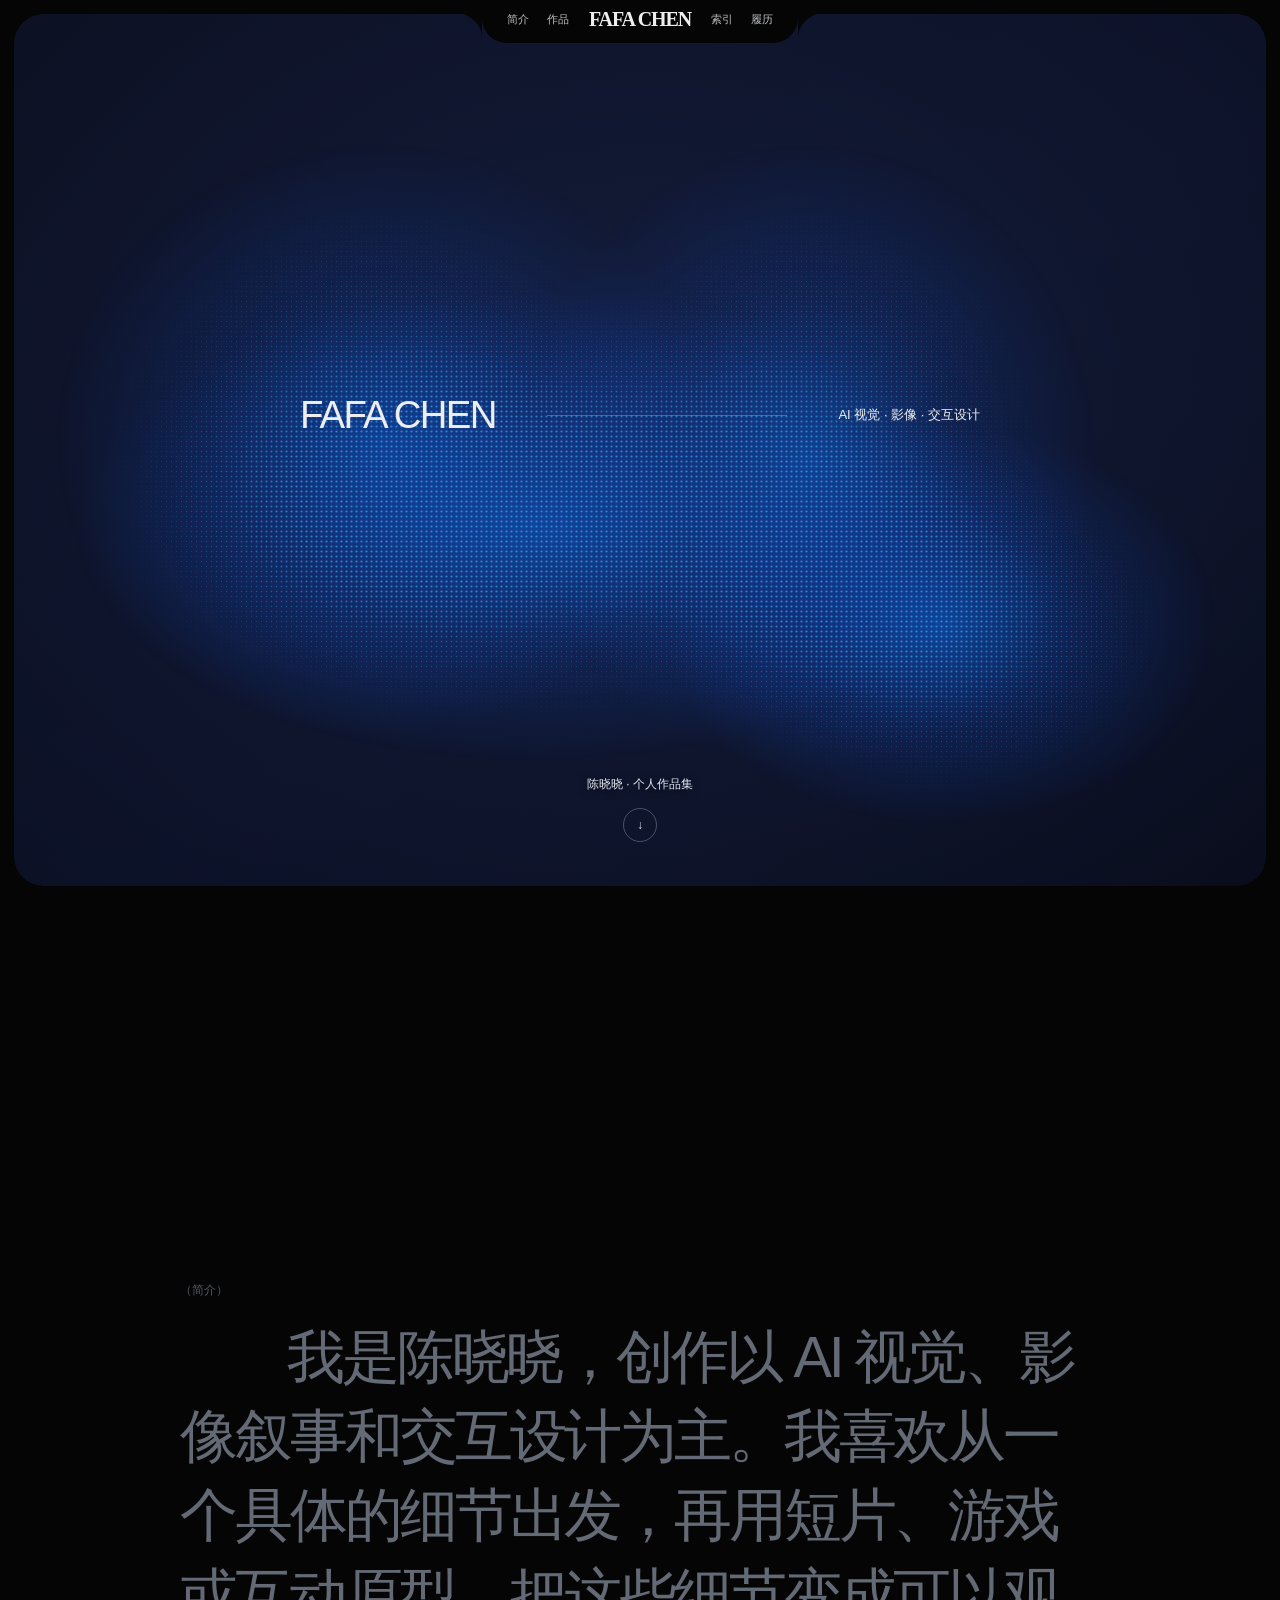
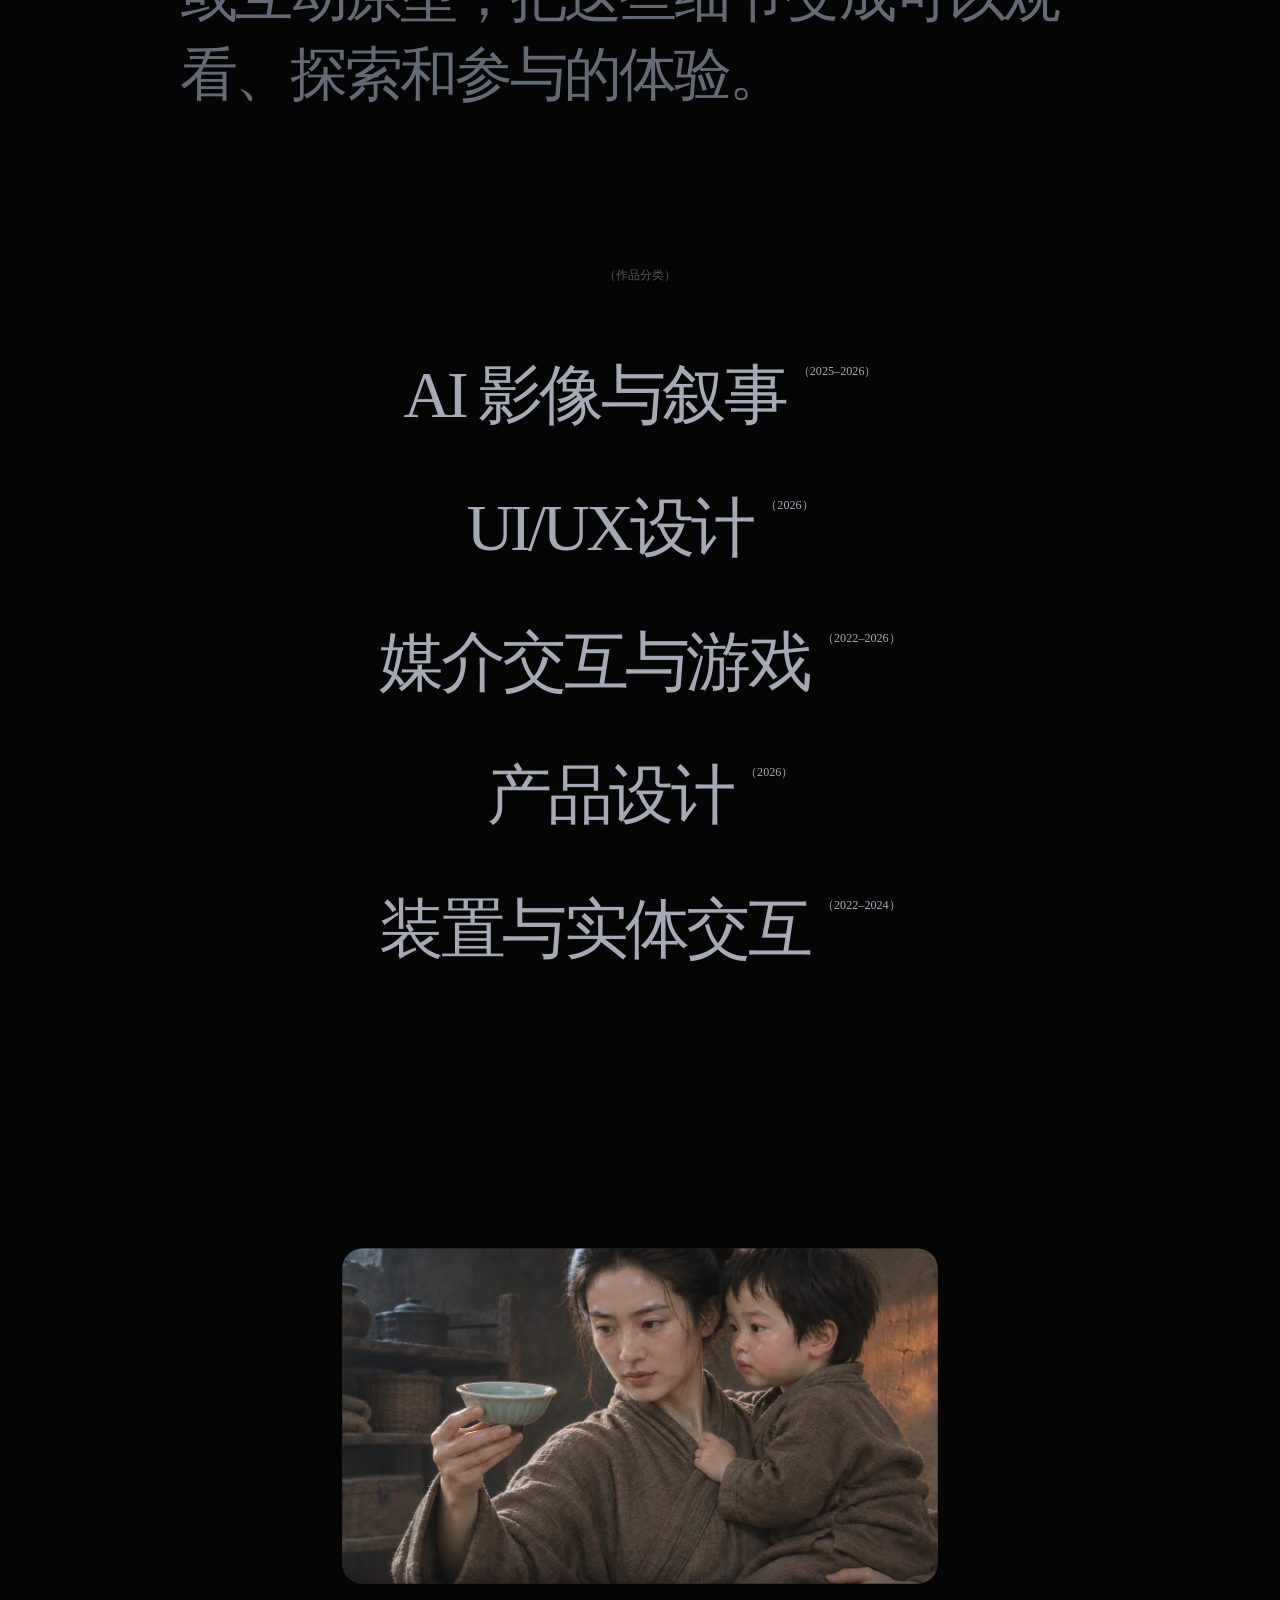
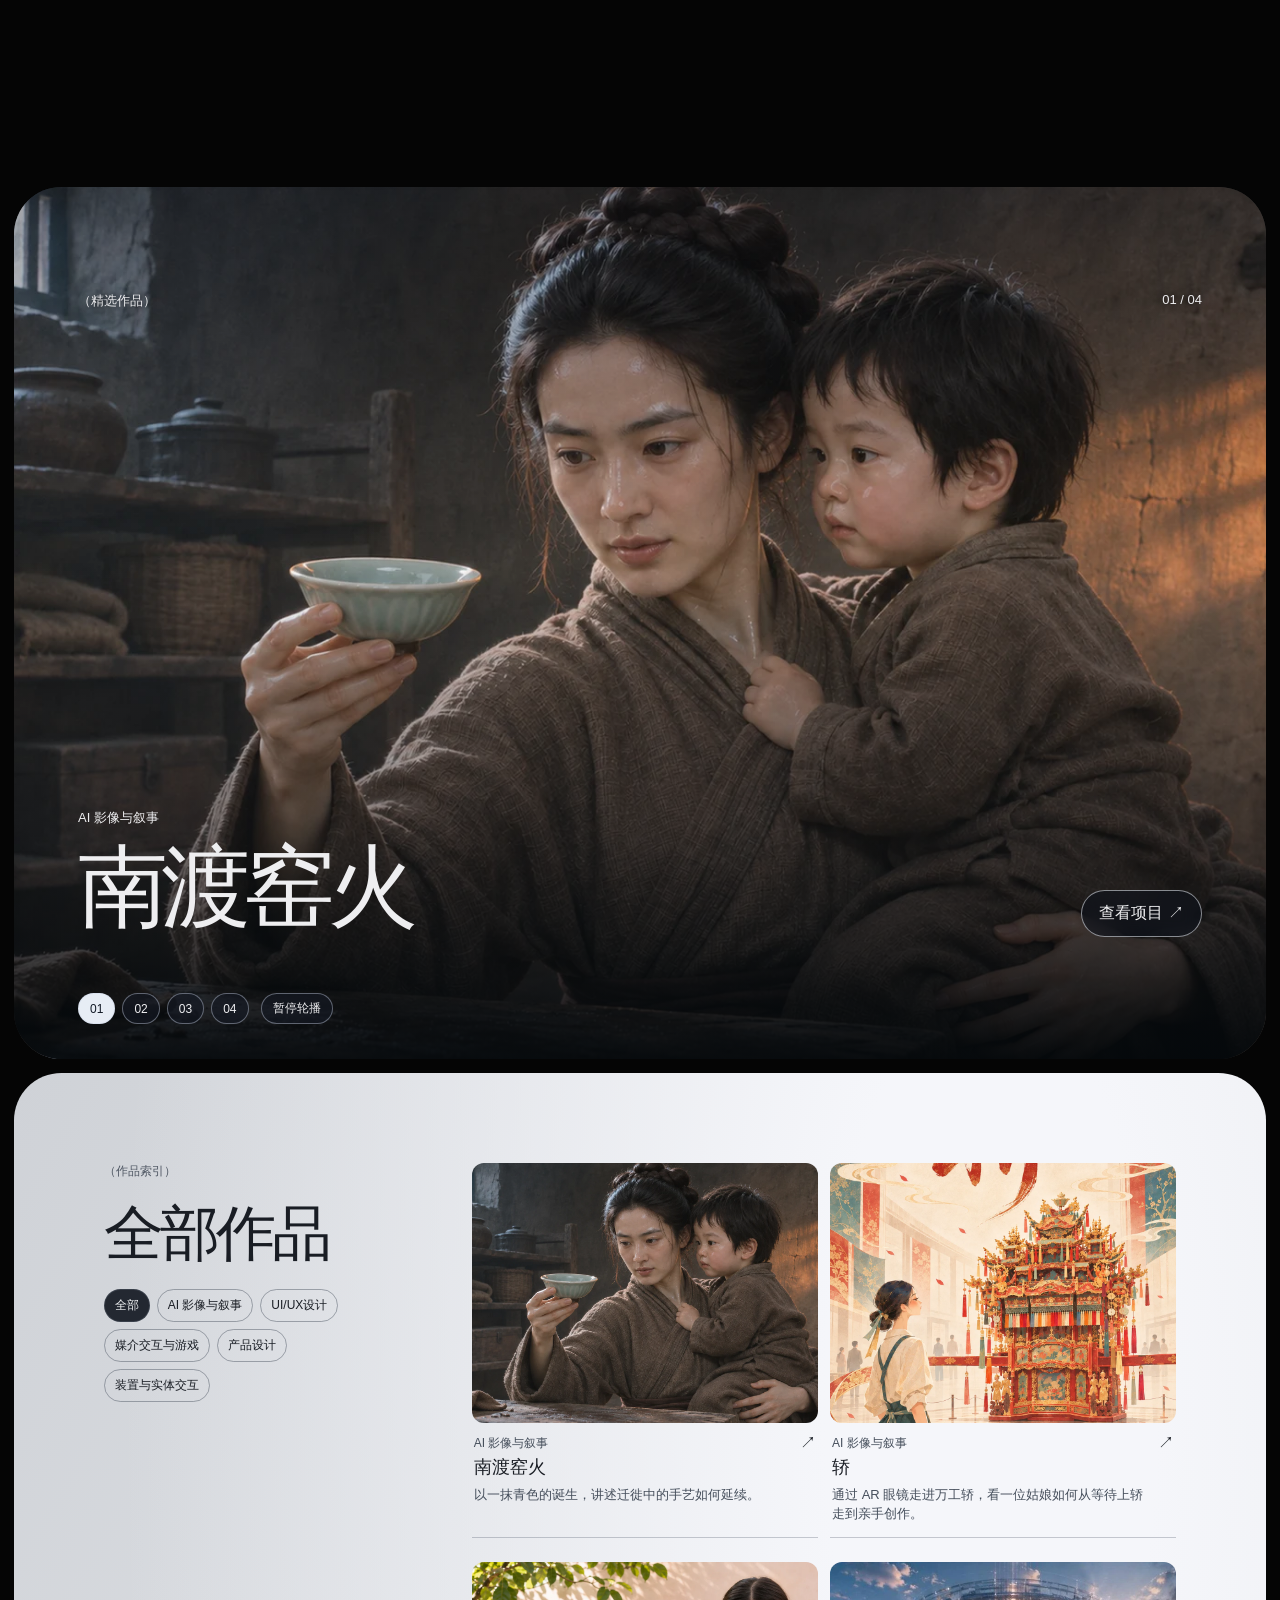
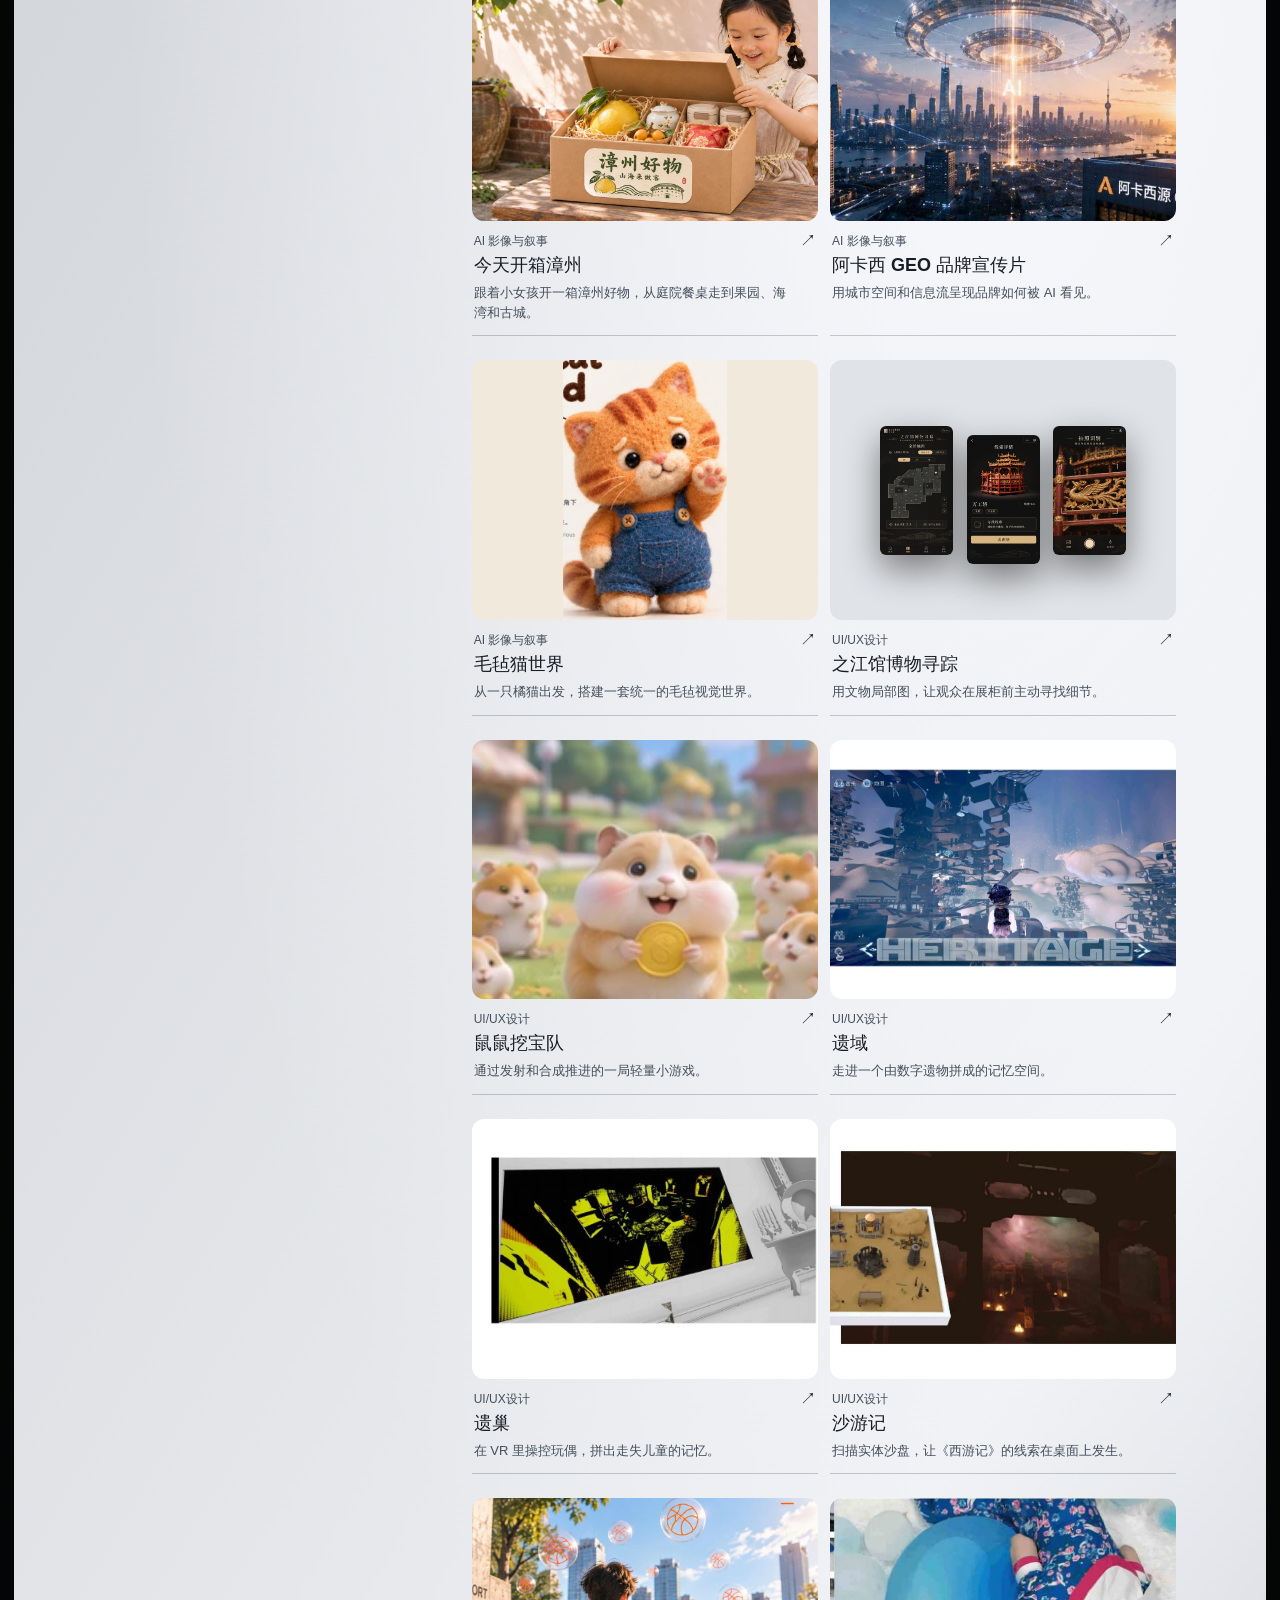
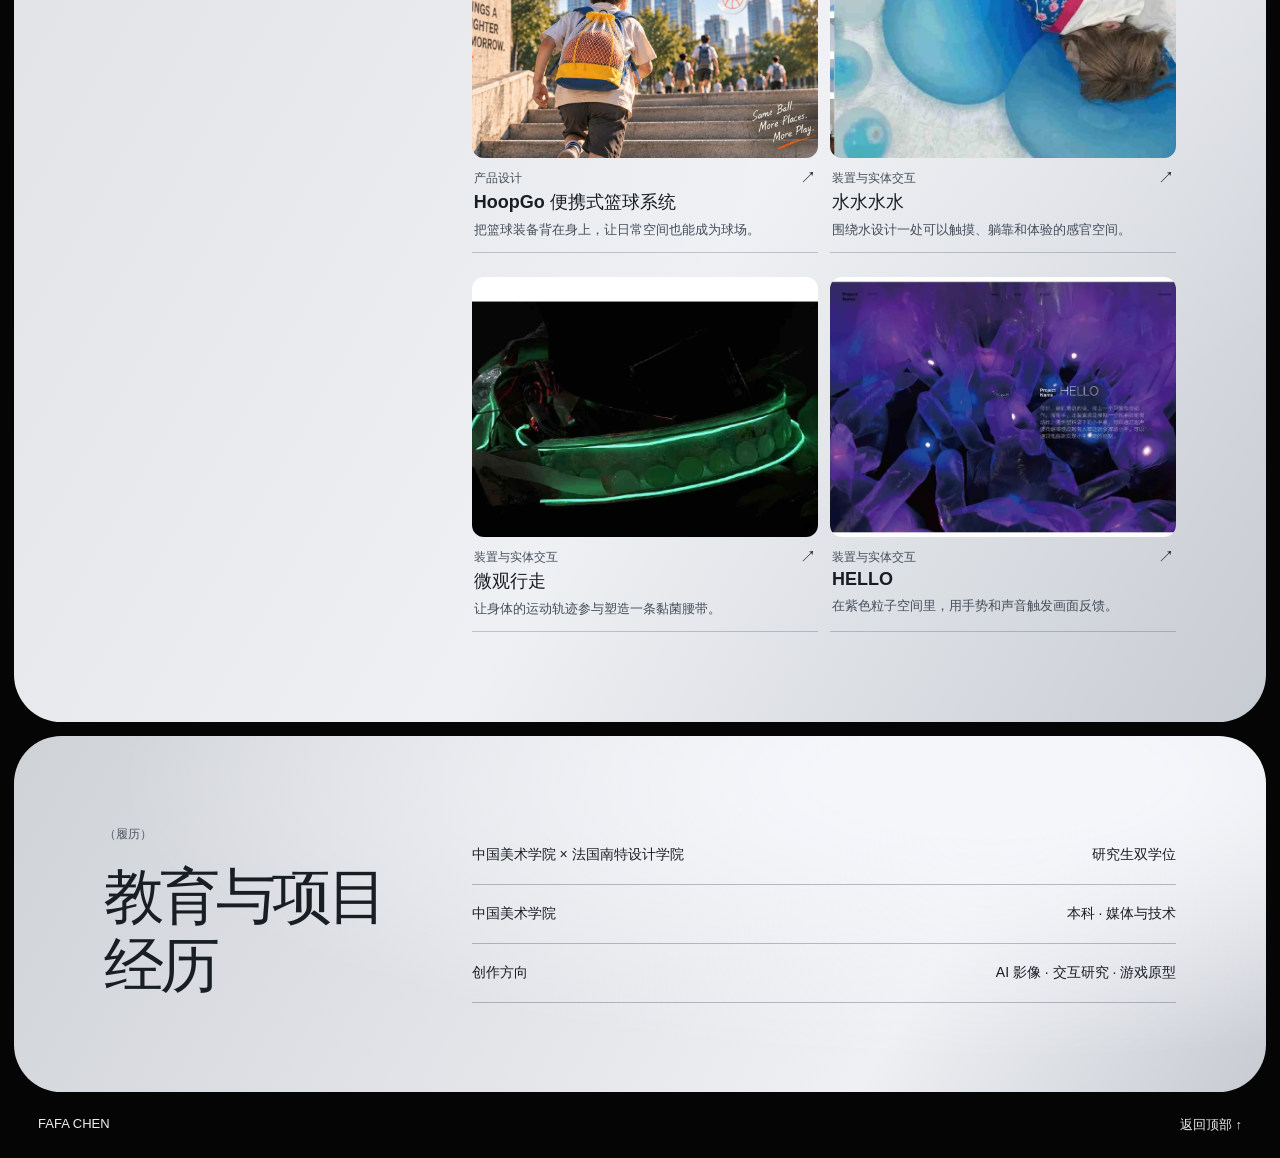
<file: index.html>
<!doctype html>
<html lang="zh-CN">
<head>
<meta charset="utf-8"><meta name="viewport" content="width=device-width, initial-scale=1">
<title>FAFA CHEN — 作品集</title><meta name="description" content="陈晓晓的中文设计作品集，包含 AI 视觉、影像创作与交互设计。">
<link rel="stylesheet" href="site.css">
</head>
<body id="top">
<div class="frame" aria-hidden="true"></div>
<header class="mast">
 <nav aria-label="主导航"><a href="#about">简介</a><a href="#categories">作品</a></nav>
 <a class="wordmark" href="#top" aria-label="FAFA CHEN，返回首页">FAFA CHEN</a>
 <nav aria-label="履历与项目索引"><a href="#index">索引</a><a href="#experience">履历</a></nav>
</header>
<main>
<div class="opening">
 <section class="hero" aria-labelledby="hero-title">
  <canvas class="hero-particles" aria-hidden="true"></canvas>
  <div class="hero-center"><h1 id="hero-title">FAFA CHEN</h1><i aria-hidden="true"></i><p>AI 视觉 · 影像 · 交互设计</p></div>
  <div class="hero-bottom"><p>陈晓晓 · 个人作品集</p><a href="#about" aria-label="向下浏览">↓</a></div>
 </section>
 <div class="editorial sheet">
 <section class="intro" id="about">
  <div class="intro-inner"><span class="label">（简介）</span><h2 class="read">我是陈晓晓，创作以 AI 视觉、影像叙事和交互设计为主。我喜欢从一个具体的细节出发，再用短片、游戏或互动原型，把这些细节变成可以观看、探索和参与的体验。</h2>
  </div>
 </section>
 <section class="categories" id="categories" aria-labelledby="category-title">
  <h2 class="label" id="category-title">（作品分类）</h2>
  <ul class="category-list">
   <li><a href="?category=film#index" data-category="film"><span>AI 影像与叙事</span><small>（2025–2026）</small></a></li>
   <li><a href="?category=ux#index" data-category="ux"><span>UI/UX设计</span><small>（2026）</small></a></li>
   <li><a href="?category=interactive#index" data-category="interactive"><span>媒介交互与游戏</span><small>（2022–2026）</small></a></li>
   <li><a href="?category=product#index" data-category="product"><span>产品设计</span><small>（2026）</small></a></li>
   <li><a href="?category=installation#index" data-category="installation"><span>装置与实体交互</span><small>（2022–2024）</small></a></li>
  </ul>
 </section>
 <div class="work-entry">
  <a href="#work" class="work-preview" aria-label="进入精选作品">
   <img src="assets/film.webp" alt="" loading="lazy">
   <span>精选作品 <span aria-hidden="true">↘</span></span>
  </a>
 </div>
 </div>
</div>
<section class="feature" id="work" aria-label="精选作品">
 <div class="feature-pin">
  <div class="feature-media"></div><div class="shade"></div>
  <div class="feature-top"><span>（精选作品）</span><span class="count"></span></div>
  <div class="feature-bottom"><div><p class="feature-category"></p><h2 class="feature-title" id="feature-current"></h2></div><a class="feature-link" href="project.html?id=film">查看项目 <span aria-hidden="true">↗</span></a></div>
  <div class="feature-steps" aria-label="切换精选作品"></div>
 </div>
</section>
<section class="sheet catalogue" id="index">
 <div class="catalogue-heading"><span class="label">（作品索引）</span><h2>全部作品</h2><div class="filters" role="group" aria-label="筛选作品"></div></div>
 <div class="grid" aria-live="polite"></div>
</section>
<section class="sheet experience" id="experience"><div class="experience-heading"><span class="label">（履历）</span><h2>教育与项目经历</h2></div>
 <ul><li><span>中国美术学院 × 法国南特设计学院</span><span>研究生双学位</span></li><li><span>中国美术学院</span><span>本科 · 媒体与技术</span></li><li><span>创作方向</span><span>AI 影像 · 交互研究 · 游戏原型</span></li></ul>
</section>
</main>
<footer><span>FAFA CHEN</span><a href="#top">返回顶部 ↑</a></footer>
<script src="projects-data.js"></script>
<script src="portfolio-shared.js"></script>
<script src="portfolio-home.js"></script>
<script src="hero-particles.js"></script>
</body>
</html>
</file>
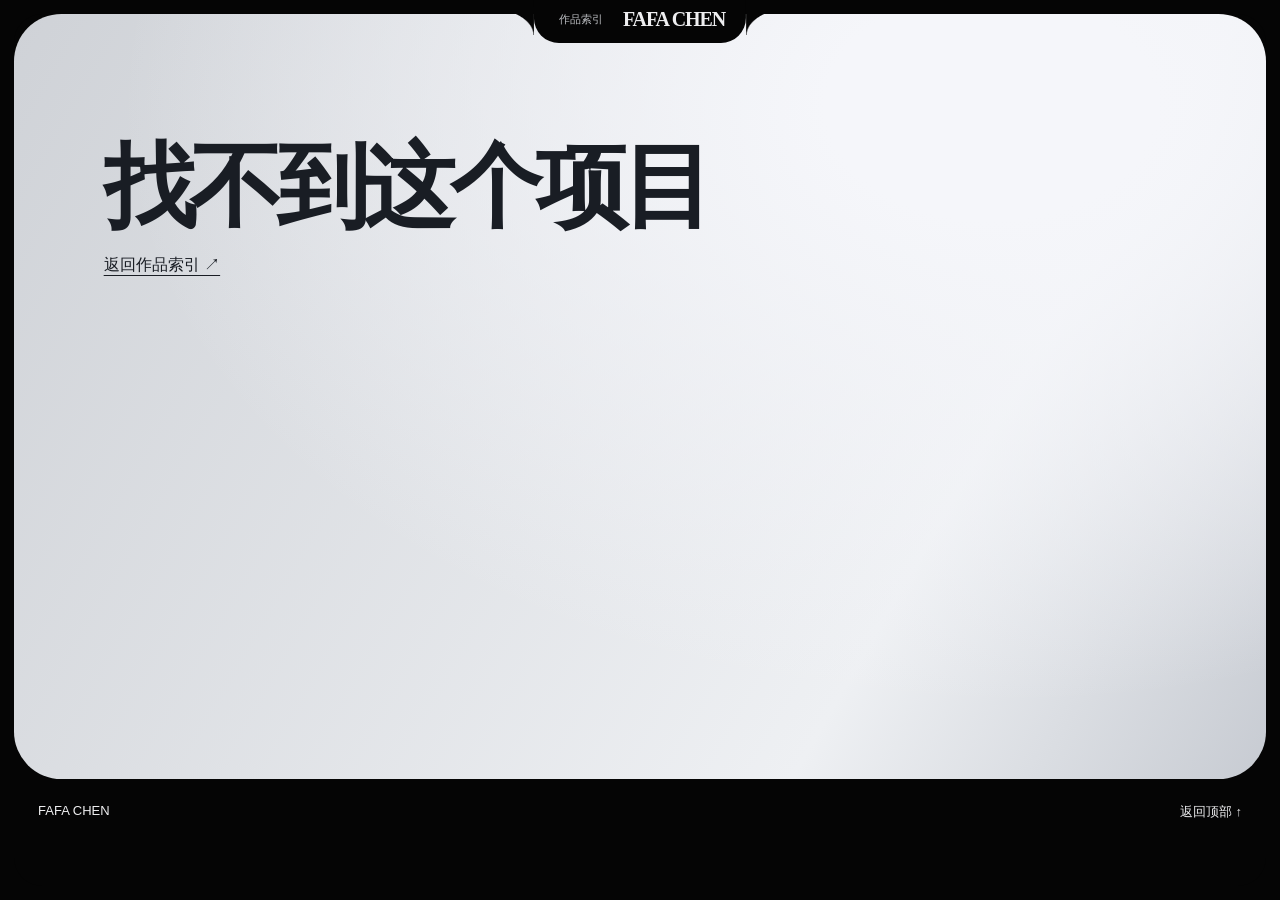
<file: project.html>
<!doctype html>
<html lang="zh-CN">
<head>
<meta charset="utf-8"><meta name="viewport" content="width=device-width, initial-scale=1">
<title>作品详情 — FAFA CHEN</title>
<link rel="stylesheet" href="site.css">
</head>
<body class="project-page" id="top">
<div class="frame" aria-hidden="true"></div>
<header class="mast">
 <nav aria-label="项目导航"><a class="back-index" href="index.html#index">作品索引</a></nav>
 <a class="wordmark" href="index.html">FAFA CHEN</a>
</header>
<main class="case sheet" id="case"></main>
<footer><span>FAFA CHEN</span><a href="#top">返回顶部 ↑</a></footer>
<script src="projects-data.js"></script>
<script src="portfolio-shared.js"></script>
<script src="portfolio-case.js"></script>
</body>
</html>
</file>
<file: site.css>
:root {
  --edge: clamp(7px, 1.1vw, 16px);
  --radius: clamp(19px, 3.7vw, 51px);
  --paper: #eceef1;
  --dark: #08090c;
  font-family: "Geist", "PingFang SC", "Microsoft YaHei", Arial, sans-serif;
  background: #050505;
  color: #eeeef0;
}
* { box-sizing: border-box; }
html { scroll-behavior: smooth; }
body, h1, h2, h3, p, figure { margin: 0; }
body { padding-inline: var(--edge); }
a, button { color: inherit; }
a { text-decoration: none; }
button { font: inherit; cursor: pointer; }
a:focus-visible, button:focus-visible { outline: 2px solid #76b7e2; outline-offset: 4px; }
img { display: block; width: 100%; object-fit: cover; }
.frame { position: fixed; inset: 0; pointer-events: none; border: var(--edge) solid #050505; z-index: 8; }
.frame::after { content: ""; position: absolute; inset: 0; border-radius: clamp(16px,2.2vw,32px); box-shadow: 0 0 0 36px #050505; }
.mast { position: fixed; top: 0; left: 50%; z-index: 9; transform: translateX(-50%); display: flex; align-items: center; justify-content: center; gap: 16px; border-radius: 0 0 25px 25px; padding: 8px 21px 12px; background: #050505; white-space: nowrap; }
.mast::before, .mast::after {
  content: "";
  position: absolute;
  top: 7px;
  width: clamp(18px, 4vw, 52px);
  height: 28px;
  background: radial-gradient(ellipse at bottom left, transparent 69%, #050505 71%);
  pointer-events: none;
}
.mast::before { right: 100%; }
.mast::after { left: 100%; transform: scaleX(-1); }
.mast nav { display: flex; gap: 10px; font-size: 11px; color: #bfc1c5; }
.mast nav a { padding: 4px; }
.mast nav a:hover { color: white; }
.wordmark { font: 600 20px/1.05 Georgia, serif; letter-spacing: -.055em; }
.opening { position: relative; }
.hero { position: sticky; top: var(--edge); height: calc(100svh - 2 * var(--edge)); margin-top: var(--edge); border-radius: 30px; overflow: hidden; isolation: isolate; background: #0b101c; }
.hero::before { content: ""; position: absolute; z-index: -1; inset: -25%; transform: translateY(var(--lift,0)); background: radial-gradient(ellipse at 50% 46%,#141c39,transparent 68%),linear-gradient(145deg,#0b0e1d,#0b1126 53%,#080a17); }
.hero-center { position: absolute; left: 50%; top: 46%; transform: translate(-50%,-50%); width: min(680px,88%); display: grid; grid-template-columns: auto 1fr auto; align-items: center; gap: clamp(12px,4vw,52px); }
.hero-center h1 { font-size: clamp(21px,3vw,40px); font-weight: 500; letter-spacing: -.045em; }
.hero-center i { height: 1px; background: #dae4f146; }
.hero-center p { font-size: 13px; }
.hero-bottom { position: absolute; bottom: 5%; left: 0; width: 100%; text-align: center; font-size: 12px; color: #e1e7ec; }
.hero-bottom a { display: inline-grid; place-items: center; border-radius: 50%; border: 1px solid #eaf4ff46; width: 34px; height: 34px; margin-top: 15px; transition: background .25s; }
.hero-bottom a:hover { background: #dfeaff30; }
.sheet { position: relative; border-radius: var(--radius); background: radial-gradient(ellipse at 78% 12%,#f5f6fa 12%,transparent 63%),linear-gradient(120deg,#cfd2d7,#eef0f3 72%,#c7cbd2); color: #191d24; }
.editorial { margin-top: 25svh; background: radial-gradient(ellipse at 72% 36%, #f5f6fa 12%, transparent 68%), linear-gradient(28deg, #d0d2d6 12%, #eef0f4 53%, #d2d4d9 96%); background-attachment: fixed; overflow: clip; }
.intro { min-height: 79svh; display: grid; align-items: center; padding: clamp(68px,12vw,154px) clamp(22px,13vw,180px) clamp(48px,8vw,90px); }
.intro .read { text-indent: 1.85em; }
.intro-inner { width: min(100%,1100px); margin-inline: auto; }
.label { display: block; font-size: 12px; color: #505864; margin-bottom: 19px; }
.read { font-weight: 530; font-size: clamp(28px,4.5vw,65px); letter-spacing: -.055em; line-height: 1.38; overflow-wrap: anywhere; }
.read span { color: #636a75; }
.read .inked { color: #191d24; }
.feature { position: relative; padding-top: 0; margin-top: var(--edge); }
.feature-pin { position: sticky; top: var(--edge); height: calc(100svh - 2 * var(--edge)); z-index: 1; isolation: isolate; border-radius: var(--radius); overflow: hidden; background: #13171e; }
.feature-media, .feature-image, .shade { position: absolute; inset: 0; }
.feature-media { z-index: -2; }
.feature-image { opacity: 0; transform: scale(1.045); transition: opacity .62s ease, transform .95s ease; }
.feature-image.visible { opacity: 1; transform: scale(1); }
.feature-image > img { height: 100%; }
.feature-image.cat { background: #313039; }
.feature-image.cat img { object-fit: contain; padding: 4vh 0; background: radial-gradient(ellipse at center,#9b7659,#25212a 75%); }
.feature-image.film img { object-position: center 57%; }
.feature-image.micro img { object-position: center; }
.shade { z-index: -1; background: linear-gradient(0deg,#04080bf5 0%,#080b1066 26%,transparent 58%,#080a1255); }
.feature-top,.feature-bottom,.feature-steps { position: absolute; inset-inline: clamp(16px,5vw,74px); display: flex; justify-content: space-between; }
.feature-top { top: 12%; font-size: 13px; text-shadow: 0 1px 8px #000; }
.feature-bottom { bottom: 14%; align-items: end; gap: 12px; }
.feature-category { margin-bottom: 10px; font-size: 13px; }
.feature-title { font-size: clamp(31px,7vw,98px); letter-spacing: -.075em; font-weight: 570; line-height: 1.12; }
.feature-link { flex: none; border: 1px solid #eef3f989; border-radius: 50px; padding: 12px 17px; background: #0b111d81; backdrop-filter: blur(9px); }
.feature-link:hover { background: #263951; }
.feature-steps { bottom: 4%; justify-content: start; gap: 7px; }
.feature-steps button { background: #151924a8; border: 1px solid #c8d1e56b; border-radius: 50px; padding: 6px 11px; font-size: 12px; }
.feature-steps button[aria-pressed="true"] { background: #e7edf5; color: #111925; }
.museum { display: flex; align-items: center; justify-content: center; gap: 4%; background: radial-gradient(ellipse at 60% 30%,#6a513e,#1a1617 76%); }
.museum img { width: 21%; max-height: 78%; object-fit: contain; border-radius: 6px; box-shadow: 0 14px 35px #0007; }
.museum img:nth-child(2) { transform: translateY(7%); }
.catalogue, .experience { margin-top: var(--edge); padding: clamp(32px,7vw,98px); display: grid; grid-template-columns: minmax(150px, .62fr) minmax(0,1.5fr); align-items: start; gap: clamp(24px,6vw,96px); }
.catalogue-heading, .experience-heading { position: sticky; top: max(76px,12vh); }
.catalogue h2,.experience h2 { font-weight: 550; letter-spacing: -.065em; line-height: 1.15; font-size: clamp(32px,4.7vw,69px); }
.filters { display: flex; flex-wrap: wrap; gap: 7px; margin-top: 21px; }
.filter { background: transparent; border: 1px solid #5058647a; border-radius: 30px; padding: 7px 10px; font-size: 12px; }
.filter[aria-pressed="true"], .filter:hover { color: #f2f4f5; background: #232831; }
.grid { display: grid; grid-template-columns: repeat(2,minmax(0,1fr)); gap: 24px 12px; }
.card { min-width: 0; border: 0; border-bottom: 1px solid #242f463d; padding: 0; background: transparent; text-align: left; }
.card-cover { overflow: hidden; border-radius: 12px; aspect-ratio: 4/3; background: #e0e3e7; }
.card-cover:not(.museum) img { height: 100%; transition: transform .4s; }
.card:hover img { transform: scale(1.05); }
.card-cover.cat img { object-fit: contain; background: #f2e9dd; }
.meta { display: flex; justify-content: space-between; gap: 10px; padding: 10px 2px 13px; }
.meta h3 { font-size: 18px; font-weight: 550; }
.meta small { color: #454e5b; font-size: 12px; }
.experience ul { list-style: none; padding: 0; margin: 0; }
.experience li { display: flex; justify-content: space-between; gap: 20px; padding: 20px 0; border-bottom: 1px solid #363f5352; font-size: 14px; }
footer { display: flex; justify-content: space-between; padding: 24px; font-size: 13px; }
.preview-note { color: #505864; font-size: 12px; }
@media(max-width:680px) {
 .mast { padding-inline: 12px; gap: 7px; }
 .mast nav { gap: 3px; }
 .wordmark { font-size: 16px; }
 .hero-center { grid-template-columns: 1fr; text-align: center; gap: 9px; }
 .hero-center i { width: 86px; margin: 4px auto; }
 .hero-center h1 { font-size: 32px; }
 .editorial { margin-top: 14svh; background-attachment: scroll; }
 .intro { min-height: 65svh; }
 .feature-title { letter-spacing: -.045em; }
 .feature-link { font-size: 12px; padding: 9px 10px; }
 .catalogue,.experience { grid-template-columns: 1fr; }
 .catalogue-heading,.experience-heading { position: static; }
 .grid { grid-template-columns: 1fr; }
 .experience li { gap: 9px; font-size: 12px; }
 .museum img { width: 26%; }
}
@media(prefers-reduced-motion:reduce) {
 *, *::before, *::after { scroll-behavior: auto!important; transition: none!important; }
}

/* The intro, category list and work preview share one continuous sheet. */
.categories {
  padding: clamp(20px, 5svh, 56px) 14px 0;
  text-align: center;
}
.categories h2 { font-weight: 400; margin-bottom: clamp(20px, 5svh, 48px); }
.category-list {
  list-style: none;
  margin: 0 auto;
  padding: 0;
  max-width: 1200px;
}
.category-list a {
  display: flex;
  width: fit-content;
  max-width: 100%;
  margin-inline: auto;
  justify-content: center;
  align-items: flex-start;
  gap: clamp(2px, 1vw, 15px);
  padding: clamp(13px, 3.35svh, 36px) 0;
  color: #27282a;
  color: color-mix(in srgb, #27282a var(--ink, 100%), #a5aab6);
  font-family: "Noto Serif CJK SC", "Songti SC", "STSong", Georgia, serif;
  font-size: clamp(26px, 5.1vw, 82px);
  line-height: 1.12;
  letter-spacing: -.055em;
}
.category-list small {
  font-size: clamp(10px, .95vw, 14px);
  letter-spacing: 0;
  margin-top: .53em;
  flex: none;
}
.category-list a:hover, .category-list a:focus-visible { color: #24262b; }
.work-entry { display: grid; place-items: center; padding: clamp(115px, 24svh, 255px) 0 clamp(88px, 17svh, 170px); }
.work-preview {
  position: relative;
  width: min(58%, 900px);
  aspect-ratio: 16/9;
  display: block;
  border-radius: 20px;
  overflow: hidden;
  clip-path: inset(var(--crop, 0%) round 20px);
  background: #252930;
  color: #fff;
}
.work-preview img { height: 100%; transform: scale(var(--image-scale, 1)); }
.work-preview > span {
  position: absolute;
  inset: auto 0 0;
  display: flex;
  justify-content: space-between;
  padding: 24px 20px 15px;
  background: linear-gradient(transparent, #090b13b8);
  font-size: 13px;
}
.work-preview:hover > span { text-decoration: underline; text-underline-offset: 4px; }
#categories, #index { scroll-margin-top: max(48px, 6svh); }
@media(max-width: 680px) {
  .category-list a { font-size: clamp(20px, 6.4vw, 42px); }
  .work-preview { width: 88%; }
}

.feature-steps button[hidden] { display: none; }
.feature-steps button:last-child { margin-inline-start: 5px; }
.card .meta h3 { margin-block: 3px 6px; }
.card .meta p { color: #454e5b; font-size: 13px; line-height: 1.5; }
.type-cover {
  display: grid; place-items: center; height: 100%; padding: 16px; text-align: center;
  background: radial-gradient(ellipse at 70% 18%, #3e4358, #171a25 78%);
  color: #f2eff9; font-size: clamp(22px, 3vw, 44px); font-family: "Songti SC", "Noto Serif CJK SC", serif;
}
.project-page .case { margin-top: var(--edge); min-height: 85svh; padding: clamp(64px,10vw,120px) clamp(18px,7vw,100px) 45px; }
.case-header, .case-section, .case-nav, .case-cover, .case > .preview-note { max-width: 1080px; margin-inline: auto; }
.case-header { padding-bottom: clamp(25px,5vw,56px); }
.case h1 { font-size: clamp(33px,7.2vw,95px); line-height: 1.15; letter-spacing: -.06em; }
.case-lead { font-size: clamp(16px,2vw,24px); margin-top: 15px; line-height: 1.55; }
.case-cover { border-radius: var(--radius); overflow: hidden; background-color: #1c1f26; }
.case-cover:not(.museum) img { width: 100%; max-height: 72svh; object-fit: contain; }
.case-cover.museum { padding: 25px 5%; min-height: 220px; }
.case-cover.museum img { max-height: 60svh; }
.case-cover.ui-cover { background-color: #242a39; }
.case > .preview-note { padding-top: 6px; }
.case-section { margin-block: clamp(30px,6vw,78px); }
.case-section h2 { margin-bottom: 14px; font-size: clamp(22px,3vw,36px); font-weight: 550; }
.case-section p { max-width: 47em; line-height: 1.8; }
.case-section img { border-radius: 12px; height: auto; }
.case-link { display: inline-block; text-decoration: underline; text-underline-offset: 5px; margin-top: 15px; }
.case-nav:empty { display: none; }
.case-nav { display: flex; flex-wrap: wrap; justify-content: space-between; gap: 18px; border-top: 1px solid #8b94a17a; padding-top: 12px; }

.storyboard-grid {
  display: grid;
  grid-template-columns: repeat(auto-fit, minmax(min(100%, 145px), 1fr));
  gap: 15px 12px;
  list-style: none;
  margin: 0;
  padding: 0;
}
.storyboard-grid a { display: block; }
.storyboard-grid img { aspect-ratio: 16/9; border-radius: 5px; object-fit: cover; background: #d3d7dd; }
.storyboard-grid span { display: block; margin-top: 5px; color: #505864; font-size: 12px; font-variant-numeric: tabular-nums; }
.storyboard-grid a:hover img { outline: 2px solid #697989; outline-offset: 2px; }
@media (max-width: 480px) {
  .storyboard-grid { grid-template-columns: repeat(2, minmax(0, 1fr)); gap: 12px 9px; }
}

.origin-grid { display:grid; grid-template-columns:repeat(2,minmax(0,1fr)); gap:clamp(14px,3vw,32px); }
.origin-grid article { display:grid; grid-template-columns:minmax(90px,.72fr) 1fr; gap:clamp(12px,2vw,24px); align-items:center; }
.origin-grid img { width:100%; aspect-ratio:1; object-fit:cover; border-radius:50%; }
.origin-grid h3 { margin:0 0 8px; font-size:clamp(17px,2vw,22px); }
.origin-grid p, .cast-copy p { font-size:clamp(13px,1.5vw,16px); }
.cast-card {
  display:grid; grid-template-columns:minmax(0, 1fr) minmax(0, 2.3fr); align-items:center;
  min-height:330px; gap:clamp(16px,3vw,44px); padding:clamp(15px,4vw,40px);
  margin:20px 0 30px; border-radius:clamp(17px,3vw,36px);
  background:radial-gradient(ellipse at 66% 44%, #f1efdf 0 27%, transparent 28%), linear-gradient(122deg,#dbd3bd,#e8e4d5);
}
.cast-aqing { grid-template-columns:minmax(0, 2.3fr) minmax(0, 1fr); background:radial-gradient(ellipse at 35% 45%,#e8ecdb 0 27%,transparent 28%),linear-gradient(145deg,#cbd3bc,#dae1ce); }
.cast-aqing .cast-copy { order:1; }
.cast-copy h3 { font-family:"Noto Serif CJK SC","Songti SC",serif; font-size:clamp(35px,6vw,76px); margin:0 0 9px; font-weight:500; }
.cast-copy .cast-role { margin-bottom:14px; font-weight:650; }
.cast-poses { display:grid; grid-template-columns:1.25fr .75fr .96fr; align-items:end; gap:3%; }
.cast-pose { display:grid; justify-items:center; min-width:0; margin:0; }
.cast-pose img { height:clamp(175px,34vw,440px); width:100%; object-fit:contain; object-position:center bottom; }
.cast-pose:nth-child(2) { margin-bottom:clamp(15px,4vw,48px); }
.cast-pose:nth-child(2) img { height:clamp(125px,25vw,328px); }
.cast-pose:nth-child(3) img { height:clamp(135px,28vw,365px); }
.cast-aqing .cast-pose img { max-height:345px; }
.cast-aqing .cast-pose:nth-child(2) img { max-height:245px; }
.cast-aqing .cast-pose:nth-child(3) img { max-height:280px; }
.cast-pose figcaption { margin-top:6px; color:#41483e; font-size:11px; }
.story-scene { padding:clamp(17px,3vw,34px) 0; border-top:1px solid #8b94a17a; }
.story-heading { display:grid; grid-template-columns:auto auto 1fr; align-items:baseline; gap:8px 14px; margin-bottom:13px; }
.story-heading span { color:#505864; font-size:12px; }
.story-heading h3 { margin:0; font-size:clamp(18px,2.3vw,26px); }
.story-heading p { margin:0; font-size:14px; }
.story-scene .storyboard-grid { grid-template-columns:repeat(5,minmax(0,1fr)); }
@media(max-width:720px) {
 .cast-card,.cast-aqing { grid-template-columns:1fr; min-height:0; }
 .cast-aqing .cast-copy { order:0; }
 .story-heading p { grid-column:1/-1; }
 .story-scene .storyboard-grid { grid-template-columns:repeat(3,minmax(0,1fr)); }
}
@media(max-width:490px) {
 .origin-grid article { grid-template-columns:1fr; }
 .origin-grid img { max-width:135px; }
 .story-scene .storyboard-grid { grid-template-columns:repeat(2,minmax(0,1fr)); }
}

.case-clips { display:grid; grid-template-columns:repeat(3,minmax(0,1fr)); gap:18px; }
.case-clips video { display:block; width:100%; aspect-ratio:16/9; border-radius:10px; background:#171818; }
.case-clips figcaption { margin-top:8px; font-size:14px; }
@media(max-width:640px) { .case-clips { grid-template-columns:1fr; } }

.case-film { margin-top:0; }
.case-film video { display:block; width:100%; aspect-ratio:16/9; border-radius:var(--radius); background:#171818; }

.hero-particles {
  position:absolute;
  inset:0;
  width:100%;
  height:100%;
  pointer-events:none;
  z-index:0;
}
.hero-center, .hero-bottom { z-index:1; }
.hero-bottom p { text-shadow:0 1px 9px #071023; }
</file>
